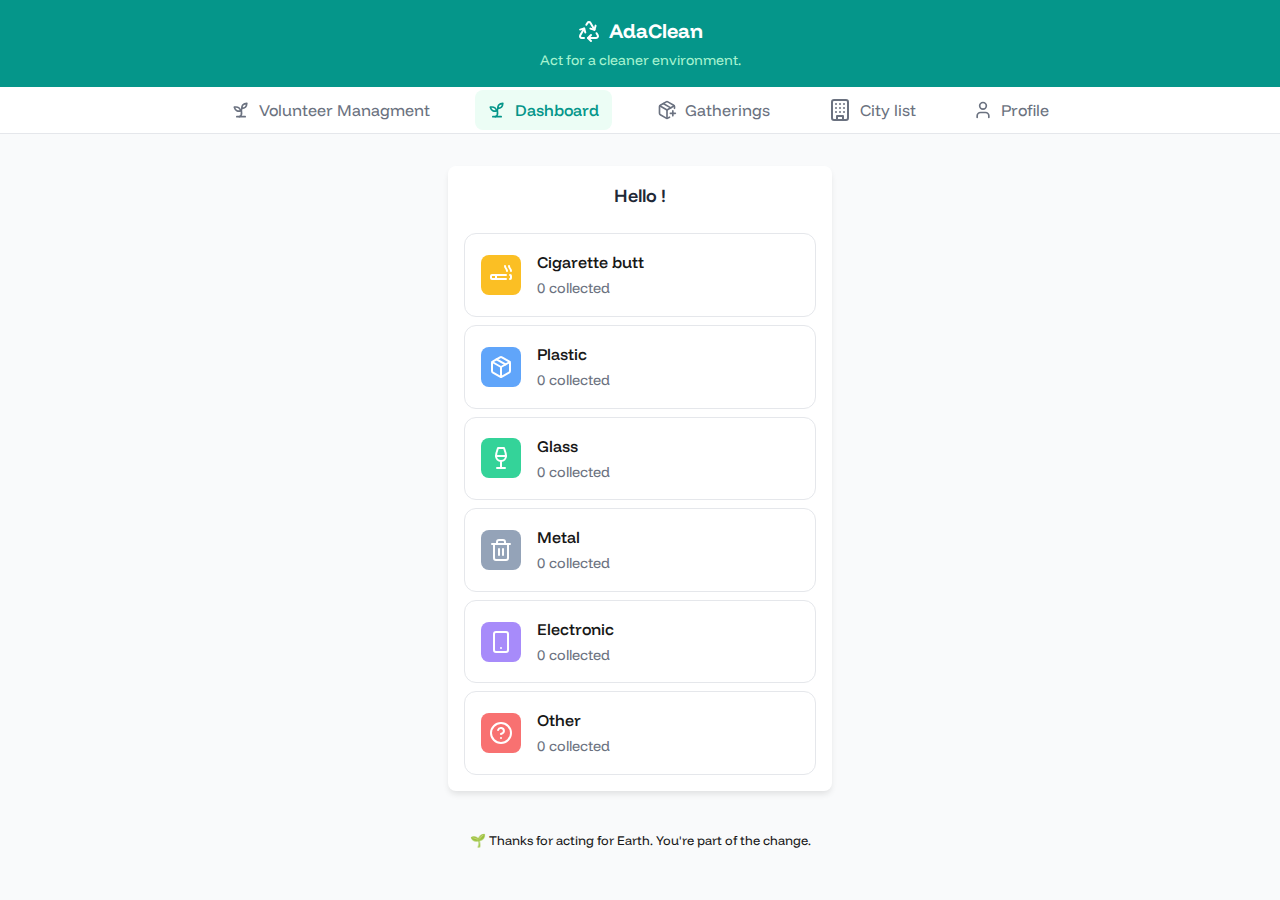
<file: index.html>
<!DOCTYPE html>
<html lang="en">

<head>
    <meta charset="UTF-8">
    <meta name="viewport" content="width=device-width, initial-scale=1.0">
    <title>AdaClean</title>
    <link rel="stylesheet" href="output.css">
    <script defer src="script.js"></script>
    <link rel="preconnect" href="https://fonts.googleapis.com">
    <link rel="preconnect" href="https://fonts.gstatic.com" crossorigin>
    <link href="https://fonts.googleapis.com/css2?family=Funnel+Display:wght@300..800&display=swap" rel="stylesheet">
</head>

<body>
    <div class="app-container">
        <header class="header">
            <div class="header-content">
                <svg class="lucide lucide-recycle" xmlns="http://www.w3.org/2000/svg" width="24" height="24"
                    viewBox="0 0 24 24" fill="none" stroke="currentColor" stroke-width="2" stroke-linecap="round"
                    stroke-linejoin="round" aria-hidden="true">
                    <path d="M7 19H4.815a1.83 1.83 0 0 1-1.57-.881 1.785 1.785 0 0 1-.004-1.784L7.196 9.5"></path>
                    <path d="M11 19h8.203a1.83 1.83 0 0 0 1.556-.89 1.784 1.784 0 0 0 0-1.775l-1.226-2.12"></path>
                    <path d="m14 16-3 3 3 3"></path>
                    <path d="M8.293 13.596 7.196 9.5 3.1 10.598"></path>
                    <path d="m9.344 5.811 1.093-1.892A1.83 1.83 0 0 1 11.985 3a1.784 1.784 0 0 1 1.546.888l3.943 6.843">
                    </path>
                    <path d="m13.378 9.633 4.096 1.098 1.097-4.096"></path>
                </svg>
                <h1 class="header-title">AdaClean</h1>
            </div>
            <p class="header-subtitle">Act for a cleaner environment.</p>
        </header>
        <div>
            <nav class="navbar">
                <div class="navbar-container">
                    <a class="navbar-link" href="/manage_volunteer.html"><svg xmlns="http://www.w3.org/2000/svg"
                            width="20" height="20" viewBox="0 0 24 24" fill="none" stroke="currentColor"
                            stroke-width="2" stroke-linecap="round" stroke-linejoin="round" class="lucide lucide-sprout"
                            aria-hidden="true">
                            <path d="M7 20h10"></path>
                            <path d="M10 20c5.5-2.5.8-6.4 3-10"></path>
                            <path
                                d="M9.5 9.4c1.1.8 1.8 2.2 2.3 3.7-2 .4-3.5.4-4.8-.3-1.2-.6-2.3-1.9-3-4.2 2.8-.5 4.4 0 5.5.8z">
                            </path>
                            <path
                                d="M14.1 6a7 7 0 0 0-1.1 4c1.9-.1 3.3-.6 4.3-1.4 1-1 1.6-2.3 1.7-4.6-2.7.1-4 1-4.9 2z">
                            </path>
                        </svg><span>Volunteer Managment</span></a>
                    <a id="dashboard" class="navbar-link active" href="/index.html">
                        <svg class="lucide lucide-sprout" xmlns="http://www.w3.org/2000/svg" width="20" height="20"
                            viewBox="0 0 24 24" fill="none" stroke="currentColor" stroke-width="2"
                            stroke-linecap="round" stroke-linejoin="round" aria-hidden="true" href="/">
                            <path d="M7 20h10"></path>
                            <path d="M10 20c5.5-2.5.8-6.4 3-10"></path>
                            <path
                                d="M9.5 9.4c1.1.8 1.8 2.2 2.3 3.7-2 .4-3.5.4-4.8-.3-1.2-.6-2.3-1.9-3-4.2 2.8-.5 4.4 0 5.5.8z">
                            </path>
                            <path
                                d="M14.1 6a7 7 0 0 0-1.1 4c1.9-.1 3.3-.6 4.3-1.4 1-1 1.6-2.3 1.7-4.6-2.7.1-4 1-4.9 2z">
                            </path>
                        </svg>
                        <span>Dashboard</span>
                    </a>
                    <a id="gatherings" class="navbar-link" href="/share_action.html">
                        <svg xmlns="http://www.w3.org/2000/svg" width="20" height="20" viewBox="0 0 24 24" fill="none"
                            stroke="currentColor" stroke-width="2" stroke-linecap="round" stroke-linejoin="round"
                            class="lucide lucide-package-plus" aria-hidden="true">
                            <path d="M16 16h6"></path>
                            <path d="M19 13v6"></path>
                            <path
                                d="M21 10V8a2 2 0 0 0-1-1.73l-7-4a2 2 0 0 0-2 0l-7 4A2 2 0 0 0 3 8v8a2 2 0 0 0 1 1.73l7 4a2 2 0 0 0 2 0l2-1.14">
                            </path>
                            <path d="m7.5 4.27 9 5.15"></path>
                            <polyline points="3.29 7 12 12 20.71 7"></polyline>
                            <line x1="12" x2="12" y1="22" y2="12"></line>
                        </svg>
                        <span>Gatherings</span>
                    </a>
                    <a id="cities" class="navbar-link" href="/city_list.html">
                        <svg xmlns="http://www.w3.org/2000/svg" width="24" height="24" viewBox="0 0 24 24" fill="none"
                            stroke="currentColor" stroke-width="2" stroke-linecap="round" stroke-linejoin="round"
                            class="lucide lucide-building-icon lucide-building">
                            <rect width="16" height="20" x="4" y="2" rx="2" ry="2" />
                            <path d="M9 22v-4h6v4" />
                            <path d="M8 6h.01" />
                            <path d="M16 6h.01" />
                            <path d="M12 6h.01" />
                            <path d="M12 10h.01" />
                            <path d="M12 14h.01" />
                            <path d="M16 10h.01" />
                            <path d="M16 14h.01" />
                            <path d="M8 10h.01" />
                            <path d="M8 14h.01" />
                        </svg>
                        <span>City list</span>
                    </a>
                    <a id="profile" class="navbar-link " href="/profile.html">
                        <svg xmlns="http://www.w3.org/2000/svg" width="20" height="20" viewBox="0 0 24 24" fill="none"
                            stroke="currentColor" stroke-width="2" stroke-linecap="round" stroke-linejoin="round"
                            class="lucide lucide-user" aria-hidden="true">
                            <path d="M19 21v-2a4 4 0 0 0-4-4H9a4 4 0 0 0-4 4v2"></path>
                            <circle cx="12" cy="7" r="4"></circle>
                        </svg>
                        <span>Profile</span>
                    </a>
                </div>
            </nav>
            <div class="main-content">
                <div class="card">
                    <div class="dashboard-header">
                        <h2 class="card-header">Hello !</h2>
                    </div>
                    <div class="waste-grid">
                        <div class="waste-card">
                            <div class="waste-icon" style="background-color: rgb(251, 191, 36);">
                                <svg xmlns="http://www.w3.org/2000/svg" width="24" height="24" viewBox="0 0 24 24"
                                    fill="none" stroke="currentColor" stroke-width="2" stroke-linecap="round"
                                    stroke-linejoin="round" class="lucide lucide-cigarette" aria-hidden="true">
                                    <path d="M17 12H3a1 1 0 0 0-1 1v2a1 1 0 0 0 1 1h14"></path>
                                    <path d="M18 8c0-2.5-2-2.5-2-5"></path>
                                    <path d="M21 16a1 1 0 0 0 1-1v-2a1 1 0 0 0-1-1"></path>
                                    <path d="M22 8c0-2.5-2-2.5-2-5"></path>
                                    <path d="M7 12v4"></path>
                                </svg>
                            </div>
                            <div class="waste-info">
                                <h3>Cigarette butt</h3>
                                <p class="waste-count">0 collected</p>
                            </div>
                        </div>
                        <div class="waste-card">
                            <div class="waste-icon" style="background-color: rgb(96, 165, 250);">
                                <svg xmlns="http://www.w3.org/2000/svg" width="24" height="24" viewBox="0 0 24 24"
                                    fill="none" stroke="currentColor" stroke-width="2" stroke-linecap="round"
                                    stroke-linejoin="round" class="lucide lucide-package" aria-hidden="true">
                                    <path
                                        d="M11 21.73a2 2 0 0 0 2 0l7-4A2 2 0 0 0 21 16V8a2 2 0 0 0-1-1.73l-7-4a2 2 0 0 0-2 0l-7 4A2 2 0 0 0 3 8v8a2 2 0 0 0 1 1.73z">
                                    </path>
                                    <path d="M12 22V12"></path>
                                    <polyline points="3.29 7 12 12 20.71 7"></polyline>
                                    <path d="m7.5 4.27 9 5.15"></path>
                                </svg>
                            </div>
                            <div class="waste-info">
                                <h3>Plastic</h3>
                                <p class="waste-count">0 collected</p>
                            </div>
                        </div>
                        <div class="waste-card">
                            <div class="waste-icon" style="background-color: rgb(52, 211, 153);">
                                <svg xmlns="http://www.w3.org/2000/svg" width="24" height="24" viewBox="0 0 24 24"
                                    fill="none" stroke="currentColor" stroke-width="2" stroke-linecap="round"
                                    stroke-linejoin="round" class="lucide lucide-wine" aria-hidden="true">
                                    <path d="M8 22h8"></path>
                                    <path d="M7 10h10"></path>
                                    <path d="M12 15v7"></path>
                                    <path d="M12 15a5 5 0 0 0 5-5c0-2-.5-4-2-8H9c-1.5 4-2 6-2 8a5 5 0 0 0 5 5Z"></path>
                                </svg>
                            </div>
                            <div class="waste-info">
                                <h3>Glass</h3>
                                <p class="waste-count">0 collected</p>
                            </div>
                        </div>
                        <div class="waste-card">
                            <div class="waste-icon" style="background-color: rgb(148, 163, 184);">
                                <svg xmlns="http://www.w3.org/2000/svg" width="24" height="24" viewBox="0 0 24 24"
                                    fill="none" stroke="currentColor" stroke-width="2" stroke-linecap="round"
                                    stroke-linejoin="round" class="lucide lucide-trash2 lucide-trash-2"
                                    aria-hidden="true">
                                    <path d="M3 6h18"></path>
                                    <path d="M19 6v14c0 1-1 2-2 2H7c-1 0-2-1-2-2V6"></path>
                                    <path d="M8 6V4c0-1 1-2 2-2h4c1 0 2 1 2 2v2"></path>
                                    <line x1="10" x2="10" y1="11" y2="17"></line>
                                    <line x1="14" x2="14" y1="11" y2="17"></line>
                                </svg>
                            </div>
                            <div class="waste-info">
                                <h3>Metal</h3>
                                <p class="waste-count">0 collected</p>
                            </div>
                        </div>
                        <div class="waste-card">
                            <div class="waste-icon" style="background-color: rgb(167, 139, 250);">
                                <svg xmlns="http://www.w3.org/2000/svg" width="24" height="24" viewBox="0 0 24 24"
                                    fill="none" stroke="currentColor" stroke-width="2" stroke-linecap="round"
                                    stroke-linejoin="round" class="lucide lucide-smartphone" aria-hidden="true">
                                    <rect width="14" height="20" x="5" y="2" rx="2" ry="2"></rect>
                                    <path d="M12 18h.01"></path>
                                </svg>
                            </div>
                            <div class="waste-info">
                                <h3>Electronic</h3>
                                <p class="waste-count">0 collected</p>
                            </div>
                        </div>
                        <div class="waste-card">
                            <div class="waste-icon" style="background-color: rgb(248, 113, 113);"><svg
                                    xmlns="http://www.w3.org/2000/svg" width="24" height="24" viewBox="0 0 24 24"
                                    fill="none" stroke="currentColor" stroke-width="2" stroke-linecap="round"
                                    stroke-linejoin="round" class="lucide lucide-circle-help" aria-hidden="true">
                                    <circle cx="12" cy="12" r="10"></circle>
                                    <path d="M9.09 9a3 3 0 0 1 5.83 1c0 2-3 3-3 3"></path>
                                    <path d="M12 17h.01"></path>
                                </svg></div>
                            <div class="waste-info">
                                <h3>Other</h3>
                                <p class="waste-count">0 collected</p>
                            </div>
                        </div>
                    </div>
                </div>
            </div>
        </div>
        <footer>
            <p class="info-text">🌱 Thanks for acting for Earth. You're part of the change.</p>
        </footer>
    </div>
    <next-route-announcer style="position: absolute;"></next-route-announcer>
</body>

</html>
</file>
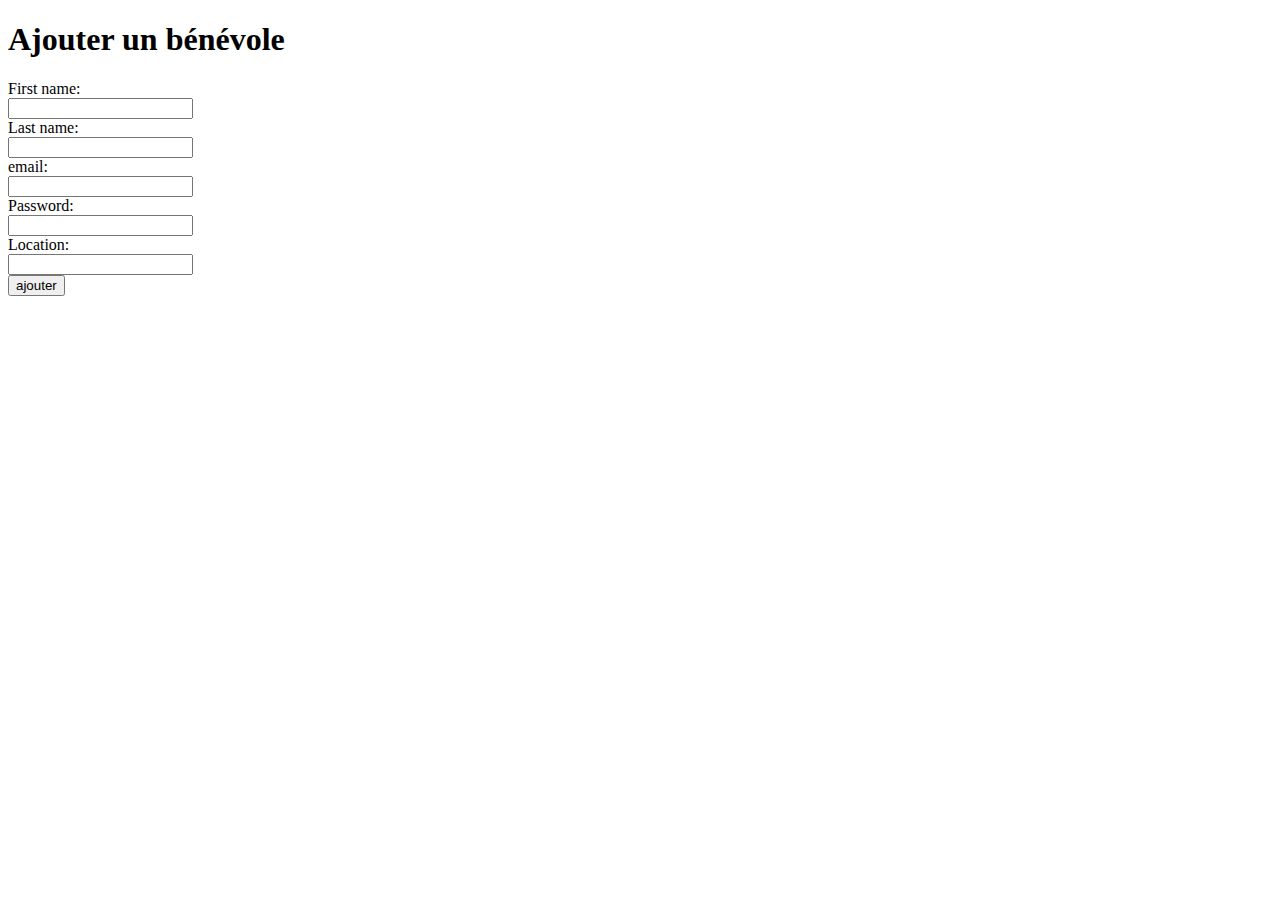
<file: addVolunteer.html>
<!DOCTYPE html>
<html lang="en">

<head>
    <meta charset="UTF-8">
    <meta name="viewport" content="width=device-width, initial-scale=1.0">
    <title>Document</title>
    <script defer src="addVolunteer.js"></script>
</head>

<body>

    <H1>Ajouter un bénévole</H1>
    <div>
        <form>
            <label for="fname">First name:</label><br>
            <input type="text" id="fname" name="fname"><br>
            <label for="lname">Last name:</label><br>
            <input type="text" id="lname" name="lname"> <br>
            <label for="fname">email:</label><br>
            <input type="text" id="email" name="email"><br>
            <label for="fname">Password:</label><br>
            <input type="text" id="Password" name="Password"><br>
            <label for="fname">Location:</label><br>
            <input type="text" id="Location" name="Location"><br>
            
        </form>


        <button id="add">ajouter</button>


    </div>

</body>

</html>
</file>
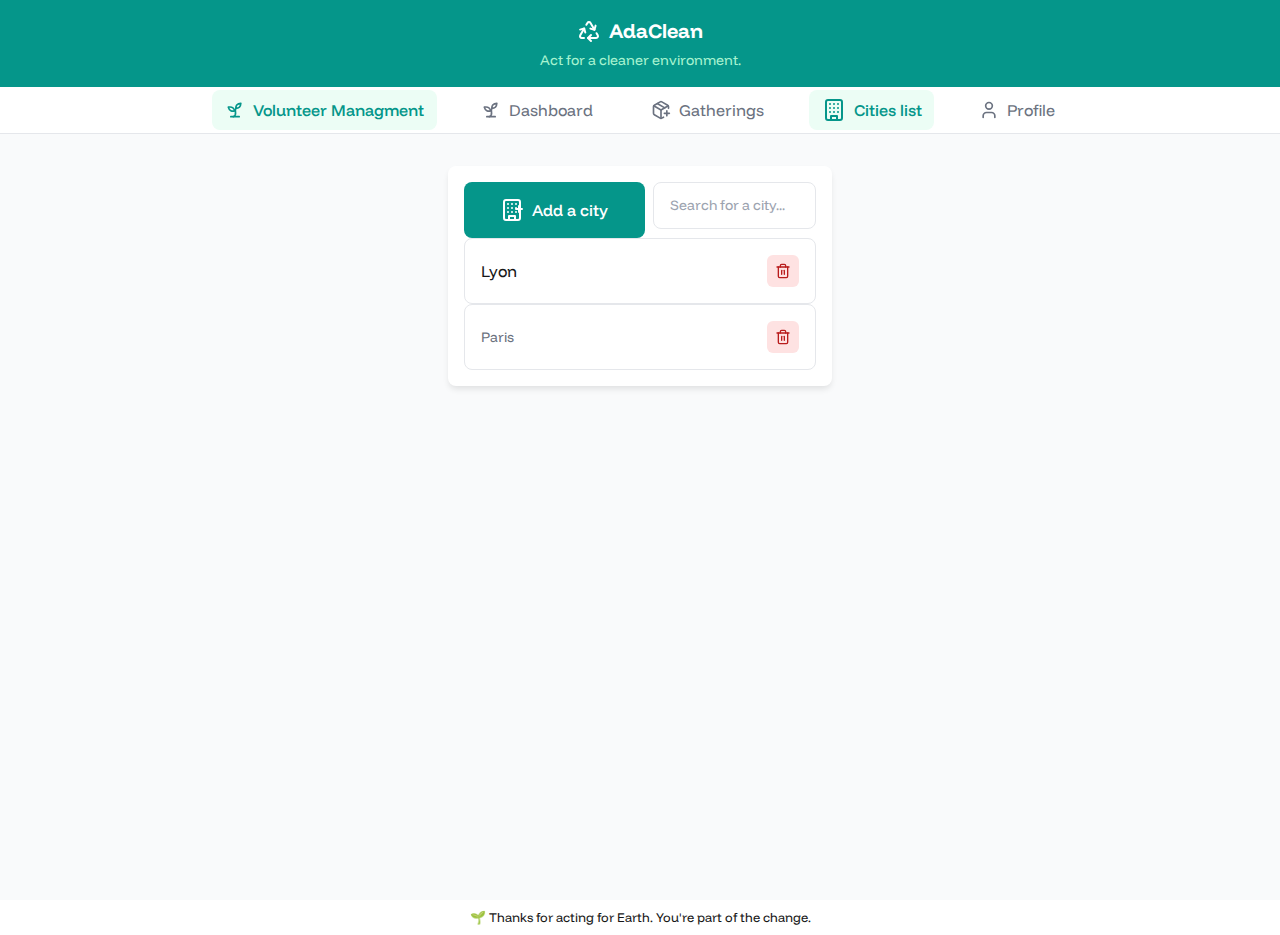
<file: city_list.html>
<!DOCTYPE html>
<html lang="en">

<head>
    <meta charset="UTF-8">
    <meta name="viewport" content="width=device-width, initial-scale=1.0">
    <title>AdaClean</title>
    <link rel="stylesheet" href="output.css">
    <script defer src="script.js"></script>
    <link rel="preconnect" href="https://fonts.googleapis.com">
    <link rel="preconnect" href="https://fonts.gstatic.com" crossorigin>
    <link href="https://fonts.googleapis.com/css2?family=Funnel+Display:wght@300..800&display=swap" rel="stylesheet">
</head>

<body>
    <div class="app-container">
        <header class="header">
            <div class="header-content">
                <svg class="lucide lucide-recycle" xmlns="http://www.w3.org/2000/svg" width="24" height="24"
                    viewBox="0 0 24 24" fill="none" stroke="currentColor" stroke-width="2" stroke-linecap="round"
                    stroke-linejoin="round" aria-hidden="true">
                    <path d="M7 19H4.815a1.83 1.83 0 0 1-1.57-.881 1.785 1.785 0 0 1-.004-1.784L7.196 9.5"></path>
                    <path d="M11 19h8.203a1.83 1.83 0 0 0 1.556-.89 1.784 1.784 0 0 0 0-1.775l-1.226-2.12"></path>
                    <path d="m14 16-3 3 3 3"></path>
                    <path d="M8.293 13.596 7.196 9.5 3.1 10.598"></path>
                    <path d="m9.344 5.811 1.093-1.892A1.83 1.83 0 0 1 11.985 3a1.784 1.784 0 0 1 1.546.888l3.943 6.843">
                    </path>
                    <path d="m13.378 9.633 4.096 1.098 1.097-4.096"></path>
                </svg>
                <h1 class="header-title">AdaClean</h1>
            </div>
            <p class="header-subtitle">Act for a cleaner environment.</p>
        </header>
        <div>
            <nav class="navbar">
                <div class="navbar-container">
                    <a class="navbar-link active" href="/manage-volunteer.html"><svg xmlns="http://www.w3.org/2000/svg"
                            width="20" height="20" viewBox="0 0 24 24" fill="none" stroke="currentColor"
                            stroke-width="2" stroke-linecap="round" stroke-linejoin="round" class="lucide lucide-sprout"
                            aria-hidden="true">
                            <path d="M7 20h10"></path>
                            <path d="M10 20c5.5-2.5.8-6.4 3-10"></path>
                            <path
                                d="M9.5 9.4c1.1.8 1.8 2.2 2.3 3.7-2 .4-3.5.4-4.8-.3-1.2-.6-2.3-1.9-3-4.2 2.8-.5 4.4 0 5.5.8z">
                            </path>
                            <path
                                d="M14.1 6a7 7 0 0 0-1.1 4c1.9-.1 3.3-.6 4.3-1.4 1-1 1.6-2.3 1.7-4.6-2.7.1-4 1-4.9 2z">
                            </path>
                        </svg><span>Volunteer Managment</span></a>
                    <a id="dashboard" class="navbar-link" href="/index.html">
                        <svg class="lucide lucide-sprout" xmlns="http://www.w3.org/2000/svg" width="20" height="20"
                            viewBox="0 0 24 24" fill="none" stroke="currentColor" stroke-width="2"
                            stroke-linecap="round" stroke-linejoin="round" aria-hidden="true" href="/">
                            <path d="M7 20h10"></path>
                            <path d="M10 20c5.5-2.5.8-6.4 3-10"></path>
                            <path
                                d="M9.5 9.4c1.1.8 1.8 2.2 2.3 3.7-2 .4-3.5.4-4.8-.3-1.2-.6-2.3-1.9-3-4.2 2.8-.5 4.4 0 5.5.8z">
                            </path>
                            <path
                                d="M14.1 6a7 7 0 0 0-1.1 4c1.9-.1 3.3-.6 4.3-1.4 1-1 1.6-2.3 1.7-4.6-2.7.1-4 1-4.9 2z">
                            </path>
                        </svg>
                        <span>Dashboard</span>
                    </a>
                    <a id="gatherings" class="navbar-link" href="/share_action.html">
                        <svg xmlns="http://www.w3.org/2000/svg" width="20" height="20" viewBox="0 0 24 24" fill="none"
                            stroke="currentColor" stroke-width="2" stroke-linecap="round" stroke-linejoin="round"
                            class="lucide lucide-package-plus" aria-hidden="true">
                            <path d="M16 16h6"></path>
                            <path d="M19 13v6"></path>
                            <path
                                d="M21 10V8a2 2 0 0 0-1-1.73l-7-4a2 2 0 0 0-2 0l-7 4A2 2 0 0 0 3 8v8a2 2 0 0 0 1 1.73l7 4a2 2 0 0 0 2 0l2-1.14">
                            </path>
                            <path d="m7.5 4.27 9 5.15"></path>
                            <polyline points="3.29 7 12 12 20.71 7"></polyline>
                            <line x1="12" x2="12" y1="22" y2="12"></line>
                        </svg>
                        <span>Gatherings</span>
                    </a>
                    <a id="cities" class="navbar-link active" href="/city_list.html">
                        <svg xmlns="http://www.w3.org/2000/svg" width="24" height="24" viewBox="0 0 24 24" fill="none"
                            stroke="currentColor" stroke-width="2" stroke-linecap="round" stroke-linejoin="round"
                            class="lucide lucide-building-icon lucide-building">
                            <rect width="16" height="20" x="4" y="2" rx="2" ry="2" />
                            <path d="M9 22v-4h6v4" />
                            <path d="M8 6h.01" />
                            <path d="M16 6h.01" />
                            <path d="M12 6h.01" />
                            <path d="M12 10h.01" />
                            <path d="M12 14h.01" />
                            <path d="M16 10h.01" />
                            <path d="M16 14h.01" />
                            <path d="M8 10h.01" />
                            <path d="M8 14h.01" />
                        </svg>
                        <span>Cities list</span>
                    </a>
                    <a id="profile" class="navbar-link " href="/profile.html">
                        <svg xmlns="http://www.w3.org/2000/svg" width="20" height="20" viewBox="0 0 24 24" fill="none"
                            stroke="currentColor" stroke-width="2" stroke-linecap="round" stroke-linejoin="round"
                            class="lucide lucide-user" aria-hidden="true">
                            <path d="M19 21v-2a4 4 0 0 0-4-4H9a4 4 0 0 0-4 4v2"></path>
                            <circle cx="12" cy="7" r="4"></circle>
                        </svg>
                        <span>Profile</span>
                    </a>
                </div>
            </nav>
            <main class="main-content">
                <div class="card">
                    <div class="volunteer-actions"><button class="submit-btn"><svg xmlns="http://www.w3.org/2000/svg"
                            width="24" height="24" viewBox="0 0 24 24" fill="none" stroke="currentColor"
                            stroke-width="2" stroke-linecap="round" stroke-linejoin="round"
                            class="lucide lucide-building-icon lucide-building">
                            <rect width="16" height="20" x="4" y="2" rx="2" ry="2" />
                            <path d="M9 22v-4h6v4" />
                            <path d="M8 6h.01" />
                            <path d="M16 6h.01" />
                            <path d="M12 6h.01" />
                            <path d="M12 10h.01" />
                            <path d="M12 14h.01" />
                            <path d="M16 10h.01" />
                            <path d="M16 14h.01" />
                            <path d="M8 10h.01" />
                            <path d="M8 14h.01" />
                            <line x1="19" x2="19" y1="8" y2="14"></line>
                            <line x1="22" x2="16" y1="11" y2="11"></line>
                            </svg>Add a city
                        </button>
                        <div class="search-filters">
                            <div class="search-container"><input type="text" placeholder="Search for a city..."
                                    class="search-input" value="">
                                </div>
                            </div>
                        </div>
                        <div class="volunteer-list">
                            <div class="volunteer-item">
                                <div class="city-info">
                                    <p>Lyon</p>
                                </div>
                                <div class="volunteer-actions"><button class="action-btn delete-btn"><svg
                                    xmlns="http://www.w3.org/2000/svg" width="16" height="16" viewBox="0 0 24 24"
                                    fill="none" stroke="currentColor" stroke-width="2" stroke-linecap="round"
                                    stroke-linejoin="round" class="lucide lucide-trash2 lucide-trash-2"
                                    aria-hidden="true">
                                    <path d="M3 6h18"></path>
                                    <path d="M19 6v14c0 1-1 2-2 2H7c-1 0-2-1-2-2V6"></path>
                                    <path d="M8 6V4c0-1 1-2 2-2h4c1 0 2 1 2 2v2"></path>
                                    <line x1="10" x2="10" y1="11" y2="17"></line>
                                    <line x1="14" x2="14" y1="11" y2="17"></line>
                                </svg></button></div>
                            </div>
                            <div class="volunteer-item">
                                <div class="volunteer-info">
                                    <p>Paris</p>
                                </div>
                                <div class="volunteer-actions"><button class="action-btn delete-btn"><svg
                                    xmlns="http://www.w3.org/2000/svg" width="16" height="16" viewBox="0 0 24 24"
                                    fill="none" stroke="currentColor" stroke-width="2" stroke-linecap="round"
                                    stroke-linejoin="round" class="lucide lucide-trash2 lucide-trash-2"
                                    aria-hidden="true">
                                    <path d="M3 6h18"></path>
                                    <path d="M19 6v14c0 1-1 2-2 2H7c-1 0-2-1-2-2V6"></path>
                                    <path d="M8 6V4c0-1 1-2 2-2h4c1 0 2 1 2 2v2"></path>
                                    <line x1="10" x2="10" y1="11" y2="17"></line>
                                    <line x1="14" x2="14" y1="11" y2="17"></line>
                                </svg>
                            </button>
                        </div>
                    </div>
                </div>
            </div>
            </main>
        </div>
    </div>
    <footer>
        <p class="info-text">🌱 Thanks for acting for Earth. You're part of the change.</p>
    </footer>
    </div>
    <next-route-announcer style="position: absolute;"></next-route-announcer>
</body>

</html>
</file>
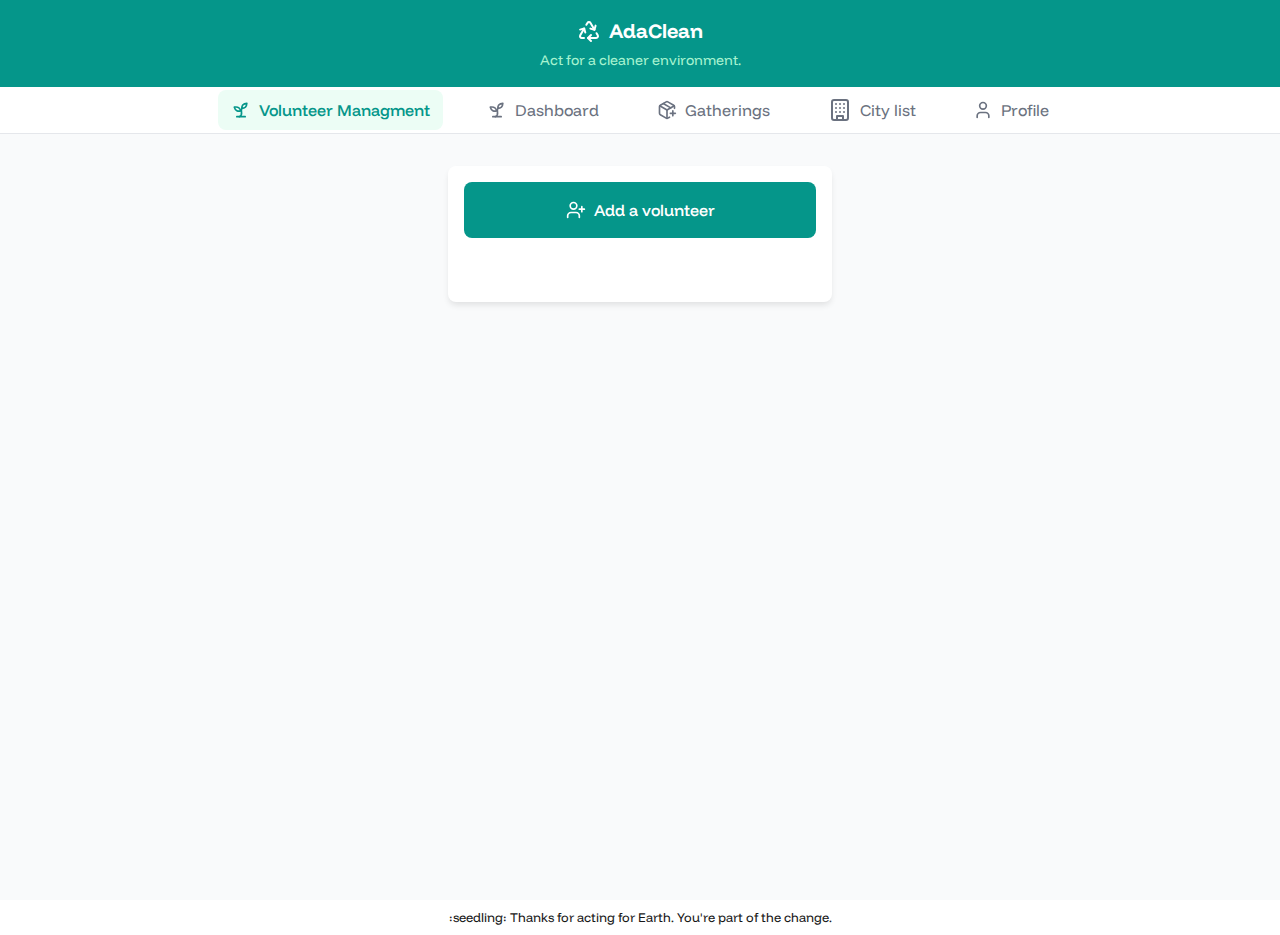
<file: manage_volunteer.html>
<!DOCTYPE html>
<html lang="en">
<head>
    <meta charset="UTF-8">
    <meta name="viewport" content="width=device-width, initial-scale=1.0">
    <title>AdaClean</title>
    <link rel="stylesheet" href="output.css">
    <script defer src="manage_volunteer.js"></script>
    <link rel="preconnect" href="https://fonts.googleapis.com">
    <link rel="preconnect" href="https://fonts.gstatic.com" crossorigin>
    <link href="https://fonts.googleapis.com/css2?family=Funnel+Display:wght@300..800&display=swap" rel="stylesheet">
</head>
<body>
    <div class="app-container" id="app-container">
        <header class="header">
            <div class="header-content">
                <svg class="lucide lucide-recycle" xmlns="http://www.w3.org/2000/svg" width="24" height="24"
                    viewBox="0 0 24 24" fill="none" stroke="currentColor" stroke-width="2" stroke-linecap="round"
                    stroke-linejoin="round" aria-hidden="true">
                    <path d="M7 19H4.815a1.83 1.83 0 0 1-1.57-.881 1.785 1.785 0 0 1-.004-1.784L7.196 9.5"></path>
                    <path d="M11 19h8.203a1.83 1.83 0 0 0 1.556-.89 1.784 1.784 0 0 0 0-1.775l-1.226-2.12"></path>
                    <path d="m14 16-3 3 3 3"></path>
                    <path d="M8.293 13.596 7.196 9.5 3.1 10.598"></path>
                    <path d="m9.344 5.811 1.093-1.892A1.83 1.83 0 0 1 11.985 3a1.784 1.784 0 0 1 1.546.888l3.943 6.843">
                    </path>
                    <path d="m13.378 9.633 4.096 1.098 1.097-4.096"></path>
                </svg>
                <h1 class="header-title">AdaClean</h1>
            </div>
            <p class="header-subtitle">Act for a cleaner environment.</p>
        </header>
        <div>
            <nav class="navbar">
                <div class="navbar-container">
                    <a class="navbar-link active" href="/manage_volunteer.html"><svg xmlns="http://www.w3.org/2000/svg"
                            width="20" height="20" viewBox="0 0 24 24" fill="none" stroke="currentColor"
                            stroke-width="2" stroke-linecap="round" stroke-linejoin="round" class="lucide lucide-sprout"
                            aria-hidden="true">
                            <path d="M7 20h10"></path>
                            <path d="M10 20c5.5-2.5.8-6.4 3-10"></path>
                            <path
                                d="M9.5 9.4c1.1.8 1.8 2.2 2.3 3.7-2 .4-3.5.4-4.8-.3-1.2-.6-2.3-1.9-3-4.2 2.8-.5 4.4 0 5.5.8z">
                            </path>
                            <path
                                d="M14.1 6a7 7 0 0 0-1.1 4c1.9-.1 3.3-.6 4.3-1.4 1-1 1.6-2.3 1.7-4.6-2.7.1-4 1-4.9 2z">
                            </path>
                        </svg><span>Volunteer Managment</span></a>
                    <a id="dashboard" class="navbar-link" href="/index.html">
                        <svg class="lucide lucide-sprout" xmlns="http://www.w3.org/2000/svg" width="20" height="20"
                            viewBox="0 0 24 24" fill="none" stroke="currentColor" stroke-width="2"
                            stroke-linecap="round" stroke-linejoin="round" aria-hidden="true" href="/">
                            <path d="M7 20h10"></path>
                            <path d="M10 20c5.5-2.5.8-6.4 3-10"></path>
                            <path
                                d="M9.5 9.4c1.1.8 1.8 2.2 2.3 3.7-2 .4-3.5.4-4.8-.3-1.2-.6-2.3-1.9-3-4.2 2.8-.5 4.4 0 5.5.8z">
                            </path>
                            <path
                                d="M14.1 6a7 7 0 0 0-1.1 4c1.9-.1 3.3-.6 4.3-1.4 1-1 1.6-2.3 1.7-4.6-2.7.1-4 1-4.9 2z">
                            </path>
                        </svg>
                        <span>Dashboard</span>
                    </a>
                    <a id="gatherings" class="navbar-link" href="/share_action.html">
                        <svg xmlns="http://www.w3.org/2000/svg" width="20" height="20" viewBox="0 0 24 24" fill="none"
                            stroke="currentColor" stroke-width="2" stroke-linecap="round" stroke-linejoin="round"
                            class="lucide lucide-package-plus" aria-hidden="true">
                            <path d="M16 16h6"></path>
                            <path d="M19 13v6"></path>
                            <path
                                d="M21 10V8a2 2 0 0 0-1-1.73l-7-4a2 2 0 0 0-2 0l-7 4A2 2 0 0 0 3 8v8a2 2 0 0 0 1 1.73l7 4a2 2 0 0 0 2 0l2-1.14">
                            </path>
                            <path d="m7.5 4.27 9 5.15"></path>
                            <polyline points="3.29 7 12 12 20.71 7"></polyline>
                            <line x1="12" x2="12" y1="22" y2="12"></line>
                        </svg>
                        <span>Gatherings</span>
                    </a>
                    <a id="cities" class="navbar-link" href="/city_list.html">
                        <svg xmlns="http://www.w3.org/2000/svg" width="24" height="24" viewBox="0 0 24 24" fill="none"
                            stroke="currentColor" stroke-width="2" stroke-linecap="round" stroke-linejoin="round"
                            class="lucide lucide-building-icon lucide-building">
                            <rect width="16" height="20" x="4" y="2" rx="2" ry="2" />
                            <path d="M9 22v-4h6v4" />
                            <path d="M8 6h.01" />
                            <path d="M16 6h.01" />
                            <path d="M12 6h.01" />
                            <path d="M12 10h.01" />
                            <path d="M12 14h.01" />
                            <path d="M16 10h.01" />
                            <path d="M16 14h.01" />
                            <path d="M8 10h.01" />
                            <path d="M8 14h.01" />
                        </svg>
                        <span>City list</span>
                    </a>
                    <a id="profile" class="navbar-link " href="/profile.html">
                        <svg xmlns="http://www.w3.org/2000/svg" width="20" height="20" viewBox="0 0 24 24" fill="none"
                            stroke="currentColor" stroke-width="2" stroke-linecap="round" stroke-linejoin="round"
                            class="lucide lucide-user" aria-hidden="true">
                            <path d="M19 21v-2a4 4 0 0 0-4-4H9a4 4 0 0 0-4 4v2"></path>
                            <circle cx="12" cy="7" r="4"></circle>
                        </svg>
                        <span>Profile</span>
                    </a>
                </div>
            </nav>
            <main class="main-content">
                <div id="card" class="card">
                    <div class="volunteers-actions">
                        <button id="addVolunteer" class="submit-btn"><svg xmlns="http://www.w3.org/2000/svg" width="20"
                                height="20" viewBox="0 0 24 24" fill="none" stroke="currentColor" stroke-width="2"
                                stroke-linecap="round" stroke-linejoin="round" class="lucide lucide-user-plus"
                                aria-hidden="true">
                                <path d="M16 21v-2a4 4 0 0 0-4-4H6a4 4 0 0 0-4 4v2"></path>
                                <circle cx="9" cy="7" r="4"></circle>
                                <line x1="19" x2="19" y1="8" y2="14"></line>
                                <line x1="22" x2="16" y1="11" y2="11"></line>
                            </svg>Add a volunteer</button>
                                <div id="container"></div>
                        </div>
                    </div>
                </div>
            </main>
            <div class="modal-overlay" id="modal">
                <div class="modal">
                    <h3>Add a volunteer</h3>
                    <form class="form-container">
                        <div><label class="form-label">First Name</label><input id="fname" required="" type="text"
                                value="">
                        </div>
                        <div><label class="form-label">Last name</label><input id="lname" required="" type="text"
                                value="">
                        </div>
                        <div><label class="form-label">Email</label><input id="email" required="" type="email" value="">
                        </div>
                        <div><label class="form-label">Password</label><input id="password" required="" type="password"
                                value="">
                        </div>
                        <div><label class="form-label">City</label><input id="location" required="" type="text"
                                value="">
                        </div>
                        <div class="modal-actions">
                            <button type="submit" class="submit-btn" id="add">Add</button>
                            <button type="button" class="submit-btn" id="cancel"
                                style="background-color: rgb(107, 114, 128);">Cancel</button>
                        </div>
                    </form>
                </div>
            </div>
             <div class="modal-overlay" id="editModal">
                <div class="modal">
                    <h3>Add a volunteer</h3>
                    <form class="form-container">
                        <div><label class="form-label">First Name</label><input id="fname" required="" type="text"
                                value="">
                        </div>
                        <div><label class="form-label">Last name</label><input id="lname" required="" type="text"
                                value="">
                        </div>
                        <div><label class="form-label">Email</label><input id="email" required="" type="email" value="">
                        </div>
                        <div><label class="form-label">Password</label><input id="password" required="" type="password"
                                value="">
                        </div>
                        <div><label class="form-label">City</label><input id="location" required="" type="text"
                                value="">
                        </div>
                        <div class="modal-actions">
                            <button type="submit" class="submit-btn" id="edit">Edit</button>
                            <button type="button" class="submit-btn" id="editCancel"
                                style="background-color: rgb(107, 114, 128);">Cancel</button>
                        </div>
                    </form>
                </div>
            </div>
        </div>
    </div>
    <footer>
        <p class="info-text">:seedling: Thanks for acting for Earth. You're part of the change.</p>
    </footer>
    </div>
    <next-route-announcer style="position: absolute;"></next-route-announcer>
</body>
</html>
</file>
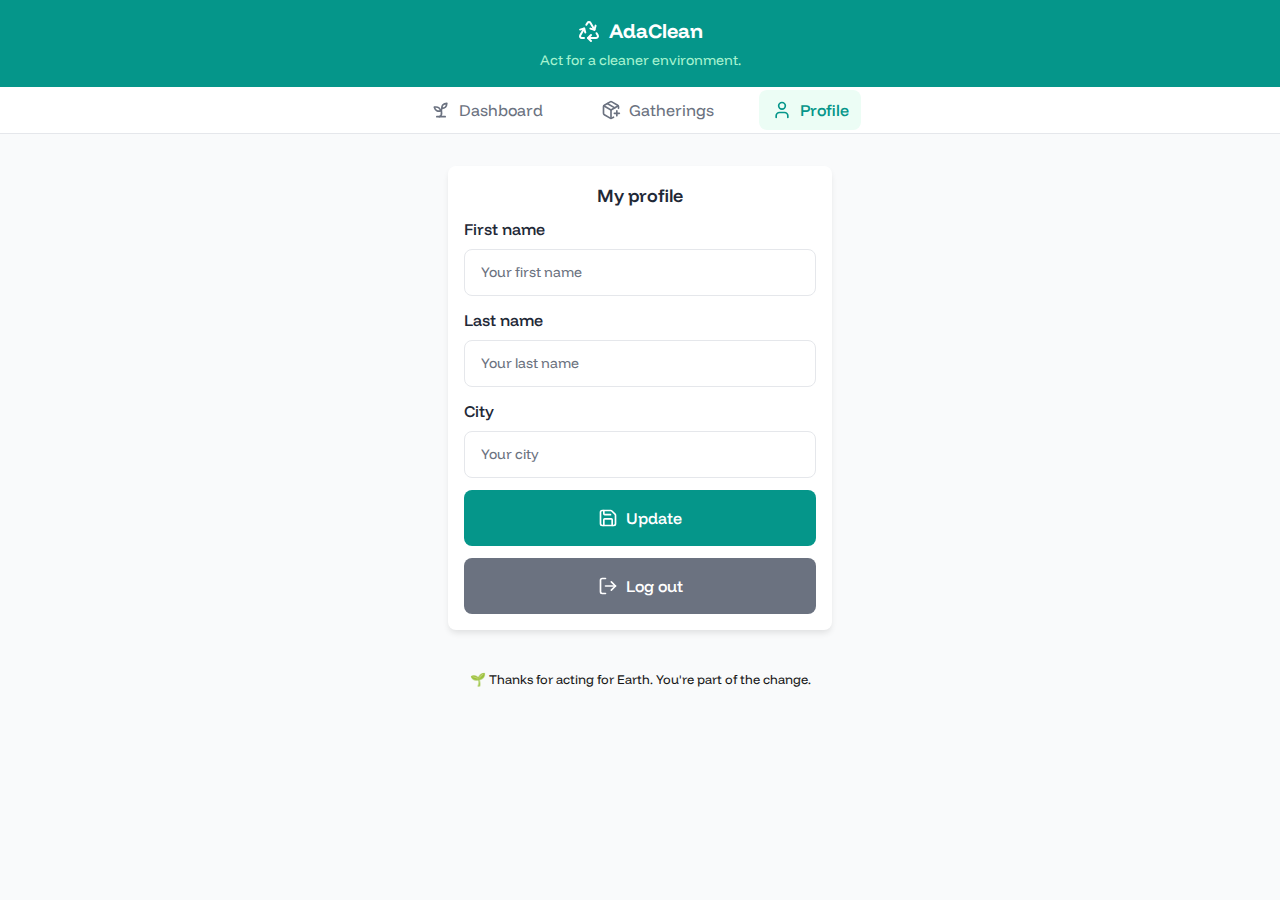
<file: profile.html>
<!DOCTYPE html>
<html lang="en">

<head>
    <meta charset="UTF-8">
    <meta name="viewport" content="width=device-width, initial-scale=1.0">
    <title>AdaClean</title>
    <link rel="stylesheet" href="output.css">
    <script defer src="scriptProfile.js"></script>
    <link rel="preconnect" href="https://fonts.googleapis.com">
    <link rel="preconnect" href="https://fonts.gstatic.com" crossorigin>
    <link href="https://fonts.googleapis.com/css2?family=Funnel+Display:wght@300..800&display=swap" rel="stylesheet">
</head>

<body>
    <div class="app-container">
        <header class="header">
            <div class="header-content"><svg xmlns="http://www.w3.org/2000/svg" width="24" height="24"
                    viewBox="0 0 24 24" fill="none" stroke="currentColor" stroke-width="2" stroke-linecap="round"
                    stroke-linejoin="round" class="lucide lucide-recycle" aria-hidden="true">
                    <path d="M7 19H4.815a1.83 1.83 0 0 1-1.57-.881 1.785 1.785 0 0 1-.004-1.784L7.196 9.5"></path>
                    <path d="M11 19h8.203a1.83 1.83 0 0 0 1.556-.89 1.784 1.784 0 0 0 0-1.775l-1.226-2.12"></path>
                    <path d="m14 16-3 3 3 3"></path>
                    <path d="M8.293 13.596 7.196 9.5 3.1 10.598"></path>
                    <path d="m9.344 5.811 1.093-1.892A1.83 1.83 0 0 1 11.985 3a1.784 1.784 0 0 1 1.546.888l3.943 6.843">
                    </path>
                    <path d="m13.378 9.633 4.096 1.098 1.097-4.096"></path>
                </svg>
                <h1 class="header-title">AdaClean</h1>
            </div>
            <p class="header-subtitle">Act for a cleaner environment.</p>
        </header>
        <div>
            <nav class="navbar">
                <div class="navbar-container"><a id="dashboard" class="navbar-link " href="/index.html"><svg xmlns="http://www.w3.org/2000/svg"
                            width="20" height="20" viewBox="0 0 24 24" fill="none" stroke="currentColor"
                            stroke-width="2" stroke-linecap="round" stroke-linejoin="round" class="lucide lucide-sprout"
                            aria-hidden="true" href="/">
                            <path d="M7 20h10"></path>
                            <path d="M10 20c5.5-2.5.8-6.4 3-10"></path>
                            <path
                                d="M9.5 9.4c1.1.8 1.8 2.2 2.3 3.7-2 .4-3.5.4-4.8-.3-1.2-.6-2.3-1.9-3-4.2 2.8-.5 4.4 0 5.5.8z">
                            </path>
                            <path
                                d="M14.1 6a7 7 0 0 0-1.1 4c1.9-.1 3.3-.6 4.3-1.4 1-1 1.6-2.3 1.7-4.6-2.7.1-4 1-4.9 2z">
                            </path>
                        </svg><span>Dashboard</span></a><a id="gatherings" class="navbar-link " href="/share_action.html"><svg
                            xmlns="http://www.w3.org/2000/svg" width="20" height="20" viewBox="0 0 24 24" fill="none"
                            stroke="currentColor" stroke-width="2" stroke-linecap="round" stroke-linejoin="round"
                            class="lucide lucide-package-plus" aria-hidden="true">
                            <path d="M16 16h6"></path>
                            <path d="M19 13v6"></path>
                            <path
                                d="M21 10V8a2 2 0 0 0-1-1.73l-7-4a2 2 0 0 0-2 0l-7 4A2 2 0 0 0 3 8v8a2 2 0 0 0 1 1.73l7 4a2 2 0 0 0 2 0l2-1.14">
                            </path>
                            <path d="m7.5 4.27 9 5.15"></path>
                            <polyline points="3.29 7 12 12 20.71 7"></polyline>
                            <line x1="12" x2="12" y1="22" y2="12"></line>
                        </svg><span>Gatherings</span></a><a id="profile" class="navbar-link active" href="/profile.html"><svg
                            xmlns="http://www.w3.org/2000/svg" width="20" height="20" viewBox="0 0 24 24" fill="none"
                            stroke="currentColor" stroke-width="2" stroke-linecap="round" stroke-linejoin="round"
                            class="lucide lucide-user" aria-hidden="true">
                            <path d="M19 21v-2a4 4 0 0 0-4-4H9a4 4 0 0 0-4 4v2"></path>
                            <circle cx="12" cy="7" r="4"></circle>
                        </svg><span>Profile</span></a></div>
            </nav>
            <div class="main-content">
                <div class="card">
                    <h2 class="card-header">My profile</h2>
                    <form class="form-container">
                        <div><label class="form-label">First name</label><input placeholder="Your first name" type="text"
                                value=""></div>
                        <div><label class="form-label">Last name</label><input placeholder="Your last name" type="text" value="">
                        </div>
                        <div><label class="form-label">City</label><input placeholder="Your city" type="text"
                                value=""></div><button type="submit" id="update" class="submit-btn"><svg
                                xmlns="http://www.w3.org/2000/svg" width="20" height="20" viewBox="0 0 24 24"
                                fill="none" stroke="currentColor" stroke-width="2" stroke-linecap="round"
                                stroke-linejoin="round" class="lucide lucide-save" aria-hidden="true">
                                <path
                                    d="M15.2 3a2 2 0 0 1 1.4.6l3.8 3.8a2 2 0 0 1 .6 1.4V19a2 2 0 0 1-2 2H5a2 2 0 0 1-2-2V5a2 2 0 0 1 2-2z">
                                </path>
                                <path d="M17 21v-7a1 1 0 0 0-1-1H8a1 1 0 0 0-1 1v7"></path>
                                <path d="M7 3v4a1 1 0 0 0 1 1h7"></path>
                            </svg>Update</button><button type="button" class="submit-btn logout-btn"><svg
                                xmlns="http://www.w3.org/2000/svg" width="20" height="20" viewBox="0 0 24 24"
                                fill="none" stroke="currentColor" stroke-width="2" stroke-linecap="round"
                                stroke-linejoin="round" class="lucide lucide-log-out" aria-hidden="true">
                                <path d="m16 17 5-5-5-5"></path>
                                <path d="M21 12H9"></path>
                                <path d="M9 21H5a2 2 0 0 1-2-2V5a2 2 0 0 1 2-2h4"></path>
                            </svg>Log out</button>
                    </form>
                </div>
            </div>
        </div>
        <footer>
            <p class="info-text">🌱 Thanks for acting for Earth. You're part of the change.</p>
        </footer>
    </div>
</body>

</html>
</file>
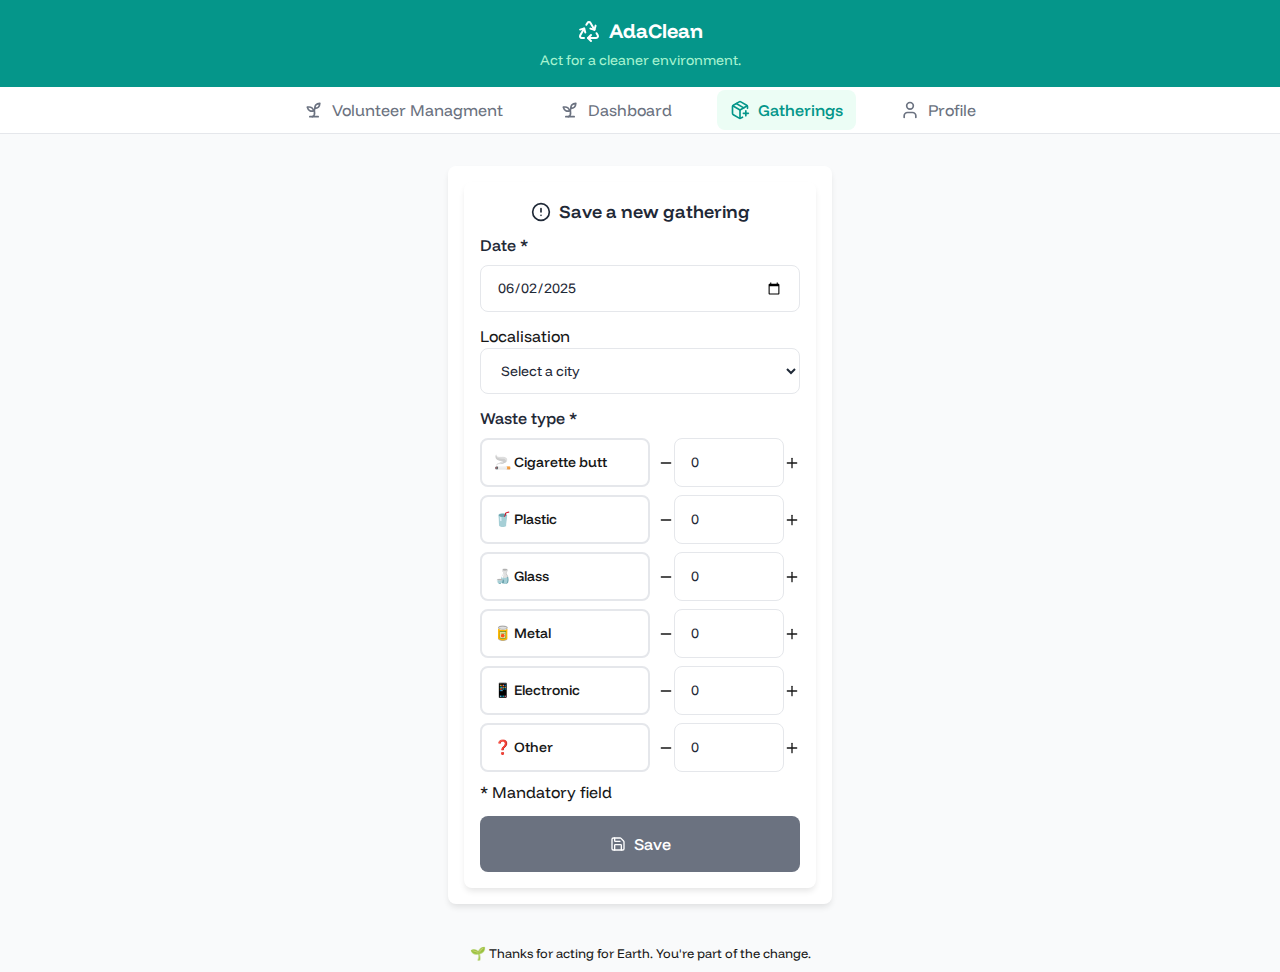
<file: share_action.html>
<!DOCTYPE html>
<html lang="en">

<head>
    <meta charset="UTF-8">
    <meta name="viewport" content="width=device-width, initial-scale=1.0">
    <title>AdaClean</title>
    <link rel="stylesheet" href="output.css">
    <script defer src="script.js"></script>
    <link rel="preconnect" href="https://fonts.googleapis.com">
    <link rel="preconnect" href="https://fonts.gstatic.com" crossorigin>
    <link href="https://fonts.googleapis.com/css2?family=Funnel+Display:wght@300..800&display=swap" rel="stylesheet">
</head>

<body>
    <div class="app-container">
        <header class="header">
            <div class="header-content">
                <svg xmlns="http://www.w3.org/2000/svg" width="24" height="24"
                    viewBox="0 0 24 24" fill="none" stroke="currentColor" stroke-width="2" stroke-linecap="round"
                    stroke-linejoin="round" class="lucide lucide-recycle" aria-hidden="true">
                    <path d="M7 19H4.815a1.83 1.83 0 0 1-1.57-.881 1.785 1.785 0 0 1-.004-1.784L7.196 9.5"></path>
                    <path d="M11 19h8.203a1.83 1.83 0 0 0 1.556-.89 1.784 1.784 0 0 0 0-1.775l-1.226-2.12"></path>
                    <path d="m14 16-3 3 3 3"></path>
                    <path d="M8.293 13.596 7.196 9.5 3.1 10.598"></path>
                    <path d="m9.344 5.811 1.093-1.892A1.83 1.83 0 0 1 11.985 3a1.784 1.784 0 0 1 1.546.888l3.943 6.843">
                    </path>
                    <path d="m13.378 9.633 4.096 1.098 1.097-4.096"></path>
                </svg>
                <h1 class="header-title">AdaClean</h1>
            </div>
            <p class="header-subtitle">Act for a cleaner environment.</p>
        </header>
        <div>
            <nav class="navbar">
                <div class="navbar-container">
                    <a class="navbar-link" href="/manage-volunteer.html"><svg xmlns="http://www.w3.org/2000/svg"
                            width="20" height="20" viewBox="0 0 24 24" fill="none" stroke="currentColor"
                            stroke-width="2" stroke-linecap="round" stroke-linejoin="round" class="lucide lucide-sprout"
                            aria-hidden="true">
                            <path d="M7 20h10"></path>
                            <path d="M10 20c5.5-2.5.8-6.4 3-10"></path>
                            <path
                                d="M9.5 9.4c1.1.8 1.8 2.2 2.3 3.7-2 .4-3.5.4-4.8-.3-1.2-.6-2.3-1.9-3-4.2 2.8-.5 4.4 0 5.5.8z">
                            </path>
                            <path
                                d="M14.1 6a7 7 0 0 0-1.1 4c1.9-.1 3.3-.6 4.3-1.4 1-1 1.6-2.3 1.7-4.6-2.7.1-4 1-4.9 2z">
                            </path>
                        </svg><span>Volunteer Managment</span></a>
                    <a class="navbar-link " href="/index.html">
                        <svg xmlns="http://www.w3.org/2000/svg"
                            width="20" height="20" viewBox="0 0 24 24" fill="none" stroke="currentColor"
                            stroke-width="2" stroke-linecap="round" stroke-linejoin="round" class="lucide lucide-sprout"
                            aria-hidden="true" href="/">
                            <path d="M7 20h10"></path>
                            <path d="M10 20c5.5-2.5.8-6.4 3-10"></path>
                            <path
                                d="M9.5 9.4c1.1.8 1.8 2.2 2.3 3.7-2 .4-3.5.4-4.8-.3-1.2-.6-2.3-1.9-3-4.2 2.8-.5 4.4 0 5.5.8z">
                            </path>
                            <path
                                d="M14.1 6a7 7 0 0 0-1.1 4c1.9-.1 3.3-.6 4.3-1.4 1-1 1.6-2.3 1.7-4.6-2.7.1-4 1-4.9 2z">
                            </path>
                        </svg>
                        <span>Dashboard</span>
                    </a>
                    <a class="navbar-link active" href="/share_action.html">
                        <svg xmlns="http://www.w3.org/2000/svg" width="20" height="20" viewBox="0 0 24 24" fill="none"
                            stroke="currentColor" stroke-width="2" stroke-linecap="round" stroke-linejoin="round"
                            class="lucide lucide-package-plus" aria-hidden="true">
                            <path d="M16 16h6"></path>
                            <path d="M19 13v6"></path>
                            <path
                                d="M21 10V8a2 2 0 0 0-1-1.73l-7-4a2 2 0 0 0-2 0l-7 4A2 2 0 0 0 3 8v8a2 2 0 0 0 1 1.73l7 4a2 2 0 0 0 2 0l2-1.14">
                            </path>
                            <path d="m7.5 4.27 9 5.15"></path>
                            <polyline points="3.29 7 12 12 20.71 7"></polyline>
                            <line x1="12" x2="12" y1="22" y2="12"></line>
                        </svg>
                        <span>Gatherings</span>
                    </a>
                    <a class="navbar-link " href="/profile.html">
                        <svg
                            xmlns="http://www.w3.org/2000/svg" width="20" height="20" viewBox="0 0 24 24" fill="none"
                            stroke="currentColor" stroke-width="2" stroke-linecap="round" stroke-linejoin="round"
                            class="lucide lucide-user" aria-hidden="true">
                            <path d="M19 21v-2a4 4 0 0 0-4-4H9a4 4 0 0 0-4 4v2"></path>
                            <circle cx="12" cy="7" r="4"></circle>
                        </svg>
                        <span>Profile</span>
                    </a>
                </div>
            </nav>
            <div class="main-content">
                <div class="card">
                    <div class="card">
                        <h2 class="card-header">
                            <svg xmlns="http://www.w3.org/2000/svg" width="20" height="20"
                                viewBox="0 0 24 24" fill="none" stroke="currentColor" stroke-width="2"
                                stroke-linecap="round" stroke-linejoin="round" class="lucide lucide-circle-alert"
                                aria-hidden="true">
                                <circle cx="12" cy="12" r="10"></circle>
                                <line x1="12" x2="12" y1="8" y2="12"></line>
                                <line x1="12" x2="12.01" y1="16" y2="16"></line>
                            </svg> &nbsp; Save a new gathering</h2>
                        <div class="form-container">
                            <div>
                                <label class="form-label">Date *</label>
                                <input type="date" value="2025-06-02">
                            </div>
                            <div class="flex flex-col gap-2">
                                <div class="flex items-center gap-2">
                                    <span class="text-sm font-medium text-gray-700">Localisation</span>
                                </div>
                                <select>
                                    <option value="">Select a city</option>
                                    <option value="1">Paris</option>
                                    <option value="2">Marseille</option>
                                    <option value="3">Lyon</option>
                                    <option value="4">Toulouse</option>
                                    <option value="5">Nice</option>
                                    <option value="6">Nantes</option>
                                    <option value="7">Strasbourg</option>
                                    <option value="8">Montpellier</option>
                                    <option value="9">Bordeaux</option>
                                    <option value="10">Lille</option>
                                </select>
                            </div>
                            <div>
                                <label class="form-label">Waste type *</label>
                                <div class="waste-types-grid">
                                    <div>
                                        <button type="button" class="waste-type-btn ">🚬  Cigarette butt</button>
                                        <div class="flex items-center gap-2">
                                            <button
                                                class="p-1 rounded-full hover:bg-gray-100" disabled="">
                                                <svg
                                                    xmlns="http://www.w3.org/2000/svg" width="16" height="16"
                                                    viewBox="0 0 24 24" fill="none" stroke="currentColor"
                                                    stroke-width="2" stroke-linecap="round" stroke-linejoin="round"
                                                    class="lucide lucide-minus text-gray-400" aria-hidden="true">
                                                    <path d="M5 12h14"></path>
                                                </svg>
                                            </button>
                                            <input min="0" class="w-16 text-center" type="number"
                                                value="0">
                                                <button class="p-1 rounded-full hover:bg-gray-100">
                                                    <svg
                                                    xmlns="http://www.w3.org/2000/svg" width="16" height="16"
                                                    viewBox="0 0 24 24" fill="none" stroke="currentColor"
                                                    stroke-width="2" stroke-linecap="round" stroke-linejoin="round"
                                                    class="lucide lucide-plus text-gray-600" aria-hidden="true">
                                                    <path d="M5 12h14"></path>
                                                    <path d="M12 5v14"></path>
                                                </svg>
                                            </button>
                                        </div>
                                    </div>
                                    <div>
                                        <button type="button" class="waste-type-btn ">🥤 Plastic</button>
                                        <div class="flex items-center gap-2">
                                            <button
                                                class="p-1 rounded-full hover:bg-gray-100" disabled="">
                                                <svg
                                                    xmlns="http://www.w3.org/2000/svg" width="16" height="16"
                                                    viewBox="0 0 24 24" fill="none" stroke="currentColor"
                                                    stroke-width="2" stroke-linecap="round" stroke-linejoin="round"
                                                    class="lucide lucide-minus text-gray-400" aria-hidden="true">
                                                    <path d="M5 12h14"></path>
                                                </svg>
                                            </button>
                                            <input min="0" class="w-16 text-center" type="number"
                                                value="0">
                                                <button class="p-1 rounded-full hover:bg-gray-100">
                                                    <svg
                                                    xmlns="http://www.w3.org/2000/svg" width="16" height="16"
                                                    viewBox="0 0 24 24" fill="none" stroke="currentColor"
                                                    stroke-width="2" stroke-linecap="round" stroke-linejoin="round"
                                                    class="lucide lucide-plus text-gray-600" aria-hidden="true">
                                                    <path d="M5 12h14"></path>
                                                    <path d="M12 5v14"></path>
                                                </svg>
                                            </button>
                                        </div>
                                    </div>
                                    <div>
                                        <button type="button" class="waste-type-btn ">🍶 Glass</button>
                                        <div class="flex items-center gap-2">
                                            <button
                                                class="p-1 rounded-full hover:bg-gray-100" disabled="">
                                                <svg
                                                    xmlns="http://www.w3.org/2000/svg" width="16" height="16"
                                                    viewBox="0 0 24 24" fill="none" stroke="currentColor"
                                                    stroke-width="2" stroke-linecap="round" stroke-linejoin="round"
                                                    class="lucide lucide-minus text-gray-400" aria-hidden="true">
                                                    <path d="M5 12h14"></path>
                                                </svg>
                                            </button>
                                            <input min="0" class="w-16 text-center" type="number"
                                                value="0">
                                                <button class="p-1 rounded-full hover:bg-gray-100">
                                                    <svg
                                                    xmlns="http://www.w3.org/2000/svg" width="16" height="16"
                                                    viewBox="0 0 24 24" fill="none" stroke="currentColor"
                                                    stroke-width="2" stroke-linecap="round" stroke-linejoin="round"
                                                    class="lucide lucide-plus text-gray-600" aria-hidden="true">
                                                    <path d="M5 12h14"></path>
                                                    <path d="M12 5v14"></path>
                                                </svg>
                                            </button>
                                        </div>
                                    </div>
                                    <div>
                                        <button type="button" class="waste-type-btn ">🥫 Metal</button>
                                        <div class="flex items-center gap-2">
                                            <button
                                                class="p-1 rounded-full hover:bg-gray-100" disabled="">
                                                <svg
                                                    xmlns="http://www.w3.org/2000/svg" width="16" height="16"
                                                    viewBox="0 0 24 24" fill="none" stroke="currentColor"
                                                    stroke-width="2" stroke-linecap="round" stroke-linejoin="round"
                                                    class="lucide lucide-minus text-gray-400" aria-hidden="true">
                                                    <path d="M5 12h14"></path>
                                                </svg>
                                            </button>
                                            <input min="0" class="w-16 text-center" type="number"
                                                value="0">
                                                <button class="p-1 rounded-full hover:bg-gray-100">
                                                    <svg
                                                    xmlns="http://www.w3.org/2000/svg" width="16" height="16"
                                                    viewBox="0 0 24 24" fill="none" stroke="currentColor"
                                                    stroke-width="2" stroke-linecap="round" stroke-linejoin="round"
                                                    class="lucide lucide-plus text-gray-600" aria-hidden="true">
                                                    <path d="M5 12h14"></path>
                                                    <path d="M12 5v14"></path>
                                                </svg>
                                            </button>
                                        </div>
                                    </div>
                                    <div>
                                        <button type="button" class="waste-type-btn ">📱 Electronic</button>
                                        <div class="flex items-center gap-2">
                                            <button
                                                class="p-1 rounded-full hover:bg-gray-100" disabled="">
                                                <svg
                                                    xmlns="http://www.w3.org/2000/svg" width="16" height="16"
                                                    viewBox="0 0 24 24" fill="none" stroke="currentColor"
                                                    stroke-width="2" stroke-linecap="round" stroke-linejoin="round"
                                                    class="lucide lucide-minus text-gray-400" aria-hidden="true">
                                                    <path d="M5 12h14"></path>
                                                </svg>
                                            </button>
                                            <input min="0" class="w-16 text-center" type="number"
                                                value="0">
                                                <button class="p-1 rounded-full hover:bg-gray-100">
                                                    <svg
                                                    xmlns="http://www.w3.org/2000/svg" width="16" height="16"
                                                    viewBox="0 0 24 24" fill="none" stroke="currentColor"
                                                    stroke-width="2" stroke-linecap="round" stroke-linejoin="round"
                                                    class="lucide lucide-plus text-gray-600" aria-hidden="true">
                                                    <path d="M5 12h14"></path>
                                                    <path d="M12 5v14"></path>
                                                </svg>
                                            </button>
                                        </div>
                                    </div>
                                    <div>
                                        <button type="button" class="waste-type-btn ">❓ Other</button>
                                        <div class="flex items-center gap-2">
                                            <button
                                                class="p-1 rounded-full hover:bg-gray-100" disabled="">
                                                <svg
                                                    xmlns="http://www.w3.org/2000/svg" width="16" height="16"
                                                    viewBox="0 0 24 24" fill="none" stroke="currentColor"
                                                    stroke-width="2" stroke-linecap="round" stroke-linejoin="round"
                                                    class="lucide lucide-minus text-gray-400" aria-hidden="true">
                                                    <path d="M5 12h14"></path>
                                                </svg>
                                            </button>
                                            <input min="0" class="w-16 text-center" type="number"
                                                value="0">
                                                <button class="p-1 rounded-full hover:bg-gray-100">
                                                    <svg
                                                    xmlns="http://www.w3.org/2000/svg" width="16" height="16"
                                                    viewBox="0 0 24 24" fill="none" stroke="currentColor"
                                                    stroke-width="2" stroke-linecap="round" stroke-linejoin="round"
                                                    class="lucide lucide-plus text-gray-600" aria-hidden="true">
                                                    <path d="M5 12h14"></path>
                                                    <path d="M12 5v14"></path>
                                                </svg>
                                            </button>
                                        </div>
                                    </div>
                                    <p>* Mandatory field</p>
                                </div>
                            </div>
                            <button disabled="" class="submit-btn">
                                <svg xmlns="http://www.w3.org/2000/svg"
                                    width="16" height="16" viewBox="0 0 24 24" fill="none" stroke="currentColor"
                                    stroke-width="2" stroke-linecap="round" stroke-linejoin="round"
                                    class="lucide lucide-save" aria-hidden="true">
                                    <path
                                        d="M15.2 3a2 2 0 0 1 1.4.6l3.8 3.8a2 2 0 0 1 .6 1.4V19a2 2 0 0 1-2 2H5a2 2 0 0 1-2-2V5a2 2 0 0 1 2-2z">
                                    </path>
                                    <path d="M17 21v-7a1 1 0 0 0-1-1H8a1 1 0 0 0-1 1v7"></path>
                                    <path d="M7 3v4a1 1 0 0 0 1 1h7"></path>
                                </svg>
                                <span>Save</span>
                            </button>
                        </div>
                    </div>
                </div>
            </div>
        </div>
        <footer>
            <p class="info-text">🌱 Thanks for acting for Earth. You're part of the change.</p>
        </footer>
    </div>
</body>

</html>
</file>
<file: output.css>
/*! tailwindcss v4.1.7 | MIT License | https://tailwindcss.com */
@import url('https://fonts.googleapis.com/css2?family=Funnel+Display:wght@300..800&display=swap');
*, ::after, ::before, ::backdrop, ::file-selector-button {
  box-sizing: border-box;
  margin: 0;
  padding: 0;
  border: 0 solid;
}
html, :host {
  line-height: 1.5;
  -webkit-text-size-adjust: 100%;
  tab-size: 4;
  font-family: ui-sans-serif, system-ui, sans-serif, 'Apple Color Emoji', 'Segoe UI Emoji', 'Segoe UI Symbol', 'Noto Color Emoji';
  font-feature-settings: normal;
  font-variation-settings: normal;
  -webkit-tap-highlight-color: transparent;
}
hr {
  height: 0;
  color: inherit;
  border-top-width: 1px;
}
abbr:where([title]) {
  -webkit-text-decoration: underline dotted;
  text-decoration: underline dotted;
}
h1, h2, h3, h4, h5, h6 {
  font-size: inherit;
  font-weight: inherit;
}
a {
  color: inherit;
  -webkit-text-decoration: inherit;
  text-decoration: inherit;
}
b, strong {
  font-weight: bolder;
}
code, kbd, samp, pre {
  font-family: ui-monospace, SFMono-Regular, Menlo, Monaco, Consolas, 'Liberation Mono', 'Courier New', monospace;
  font-feature-settings: normal;
  font-variation-settings: normal;
  font-size: 1em;
}
small {
  font-size: 80%;
}
sub, sup {
  font-size: 75%;
  line-height: 0;
  position: relative;
  vertical-align: baseline;
}
sub {
  bottom: -0.25em;
}
sup {
  top: -0.5em;
}
table {
  text-indent: 0;
  border-color: inherit;
  border-collapse: collapse;
}
:-moz-focusring {
  outline: auto;
}
progress {
  vertical-align: baseline;
}
summary {
  display: list-item;
}
ol, ul, menu {
  list-style: none;
}
img, svg, video, canvas, audio, iframe, embed, object {
  display: block;
  vertical-align: middle;
}
img, video {
  max-width: 100%;
  height: auto;
}
button, input, select, optgroup, textarea, ::file-selector-button {
  font: inherit;
  font-feature-settings: inherit;
  font-variation-settings: inherit;
  letter-spacing: inherit;
  color: inherit;
  border-radius: 0;
  background-color: transparent;
  opacity: 1;
}
:where(select:is([multiple], [size])) optgroup {
  font-weight: bolder;
}
:where(select:is([multiple], [size])) optgroup option {
  padding-inline-start: 20px;
}
::file-selector-button {
  margin-inline-end: 4px;
}
::placeholder {
  opacity: 1;
}
@supports (not (-webkit-appearance: -apple-pay-button))  or (contain-intrinsic-size: 1px) {
  ::placeholder {
    color: currentcolor;
    @supports (color: color-mix(in lab, red, red)) {
      color: color-mix(in oklab, currentcolor 50%, transparent);
    }
  }
}
textarea {
  resize: vertical;
}
::-webkit-search-decoration {
  -webkit-appearance: none;
}
::-webkit-date-and-time-value {
  min-height: 1lh;
  text-align: inherit;
}
::-webkit-datetime-edit {
  display: inline-flex;
}
::-webkit-datetime-edit-fields-wrapper {
  padding: 0;
}
::-webkit-datetime-edit, ::-webkit-datetime-edit-year-field, ::-webkit-datetime-edit-month-field, ::-webkit-datetime-edit-day-field, ::-webkit-datetime-edit-hour-field, ::-webkit-datetime-edit-minute-field, ::-webkit-datetime-edit-second-field, ::-webkit-datetime-edit-millisecond-field, ::-webkit-datetime-edit-meridiem-field {
  padding-block: 0;
}
:-moz-ui-invalid {
  box-shadow: none;
}
button, input:where([type='button'], [type='reset'], [type='submit']), ::file-selector-button {
  appearance: button;
}
::-webkit-inner-spin-button, ::-webkit-outer-spin-button {
  height: auto;
}
[hidden]:where(:not([hidden='until-found'])) {
  display: none !important;
}
:root {
  --background: #ffffff;
  --foreground: #171717;
  --primary-color: #05968a;
  --text-color: #1f2937;
  --text-secondary: #6b7280;
  --border-color: #e5e7eb;
  --hover-color: #f3f4f6;
}
body {
  color: var(--foreground);
  background: var(--background);
  font-family: "Funnel Display", sans-serif;
}
input[type='text'], input[type='date'], input[type='email'], input[type='password'], input[type='number'], select {
  width: 100%;
  padding: 0.75rem 1rem;
  border: 1px solid var(--border-color);
  border-radius: 0.5rem;
  font-size: 0.875rem;
  color: var(--text-color);
  transition: all 0.2s;
  background-color: white;
}
input:focus, select:focus {
  outline: none;
  border-color: var(--primary-color);
  box-shadow: 0 0 0 2px rgba(5, 150, 105, 0.1);
}
input::placeholder, select::placeholder {
  color: var(--text-secondary);
}
input:disabled, select:disabled {
  background-color: var(--hover-color);
  cursor: not-allowed;
  opacity: 0.7;
}
footer {
  width: 100%;
  margin: auto;
  font-size: 0.8rem;
  text-align: center;
  padding: 0.5rem;
}
.card {
  background-color: white;
  border-radius: 0.5rem;
  box-shadow: 0 4px 6px -1px rgba(0, 0, 0, 0.1);
  padding: 1rem;
}
.card-header {
  font-size: 1.125rem;
  font-weight: 600;
  color: var(--text-color);
  margin-bottom: 0.5rem;
  display: flex;
  align-items: center;
  justify-content: center;
  width: 100%;
  text-align: center;
}
.header {
  background-color: #05968a;
  color: white;
  padding: 1rem;
  box-shadow: 0 10px 15px -3px rgba(0, 0, 0, 0.1);
}
.header-content {
  display: flex;
  align-items: center;
  justify-content: center;
  gap: 0.5rem;
}
.header-title {
  font-size: 1.25rem;
  font-weight: 700;
}
.header-subtitle {
  text-align: center;
  color: #a7f3d0;
  font-size: 0.875rem;
  margin-top: 0.25rem;
}
.app-container {
  min-height: 100vh;
  background-color: #f9fafb;
}
.success-message {
  background-color: #10b981;
  color: white;
  padding: 0.75rem;
  text-align: center;
  animation: fadeOut 3s ease-in-out forwards;
  opacity: 1;
}
.success-icon {
  display: inline;
  margin-right: 0.5rem;
}
.main-content {
  padding: 0.5rem;
  display: flex;
  flex-direction: column;
  gap: 1.5rem;
}
.form-container {
  display: flex;
  flex-direction: column;
  gap: 0.75rem;
}
.form-label {
  display: block;
  margin-bottom: 0.5rem;
  font-weight: 500;
  color: var(--text-color);
}
.waste-types-grid {
  display: flex;
  flex-direction: column;
  gap: 0.5rem;
}
.waste-type-btn {
  width: 100%;
  padding: 0.75rem;
  border-radius: 0.5rem;
  border: 2px solid #e5e7eb;
  font-size: 0.875rem;
  font-weight: 500;
  transition: all 0.2s;
  cursor: pointer;
  background-color: white;
  text-align: left;
}
.waste-types-grid > div {
  display: flex;
  gap: 0.5rem;
}
.waste-types-grid > div > button {
  flex: 1;
}
.waste-types-grid > div > div {
  flex: 1;
  display: flex;
  justify-content: flex-end;
}
.waste-type-btn:hover {
  border-color: #d1d5db;
}
.waste-type-btn.selected {
  border-color: #10b981;
  background-color: #ecfdf5;
}
.badge-plastic {
  background-color: #dbeafe;
  color: #1e40af;
}
.badge-glass {
  background-color: #dcfce7;
  color: #166534;
}
.badge-metal {
  background-color: #f3f4f6;
  color: #374151;
}
.badge-paper {
  background-color: #fef3c7;
  color: #92400e;
}
.badge-organic {
  background-color: #fed7aa;
  color: #c2410c;
}
.badge-electronic {
  background-color: #e9d5ff;
  color: #7c2d12;
}
.badge-other {
  background-color: #fecaca;
  color: #991b1b;
}
.textarea {
  width: 100%;
  padding: 0.75rem;
  border: 1px solid var(--border-color);
  border-radius: 0.5rem;
  resize: none;
  transition: all 0.2s;
}
.textarea:focus {
  outline: none;
  box-shadow: 0 0 0 2px var(--primary-color);
  border-color: transparent;
}
.submit-btn, .donate-btn {
  width: 100%;
  display: flex;
  align-items: center;
  justify-content: center;
  gap: 0.5rem;
  padding: 1rem;
  background-color: var(--primary-color);
  color: white;
  border-radius: 0.5rem;
  border: none;
  cursor: pointer;
  font-weight: 500;
  transition: background-color 0.2s;
  margin-bottom: inherit;
}
.submit-btn:hover:not(:disabled), .donate-btn:hover:not(:disabled) {
  background-color: #046378;
}
.submit-btn:disabled, .donate-btn:disabled {
  background-color: var(--text-secondary);
  cursor: not-allowed;
}
.logout-btn, .manage-btn {
  background-color: var(--text-secondary);
}
.logout-btn:hover:not(:disabled), .manage-btn:hover:not(:disabled) {
  background-color: #4b5563;
}
.spinner {
  animation: spin 1s linear infinite;
  border-radius: 50%;
  height: 1rem;
  width: 1rem;
  border: 2px solid white;
  border-top-color: transparent;
}
.reports-list {
  display: flex;
  flex-direction: column;
  gap: 1rem;
}
.report-item {
  padding: 1rem;
  border: 1px solid #e5e7eb;
  border-radius: 0.5rem;
}
.report-header {
  display: flex;
  justify-content: space-between;
  align-items: center;
  margin-bottom: 0.5rem;
}
.report-timestamp {
  color: #6b7280;
  font-size: 0.875rem;
}
.report-description {
  margin: 0.5rem 0;
}
.report-location {
  color: #4b5563;
  font-size: 0.875rem;
  margin: 0.5rem 0;
}
@keyframes spin {
  from {
    transform: rotate(0deg);
  }
  to {
    transform: rotate(360deg);
  }
}
@keyframes fadeOut {
  0% {
    opacity: 1;
  }
  70% {
    opacity: 1;
  }
  100% {
    opacity: 0;
  }
}
@media (min-width: 768px) {
  .main-content {
    max-width: 28rem;
    margin: 0 auto;
  }
  .waste-types-grid {
    grid-template-columns: repeat(3, 1fr);
  }
}
@media (min-width: 1024px) {
  .main-content {
    flex-direction: row;
    padding: 2rem;
    gap: 2rem;
  }
  .main-content > .card {
    flex: 1;
    min-width: 0;
  }
  .waste-types-grid {
    grid-template-columns: repeat(4, 1fr);
  }
}
.navbar {
  background-color: white;
  border-bottom: 1px solid var(--border-color);
  padding: 0.2rem 1rem;
}
.navbar-container {
  max-width: 1024px;
  margin: 0 auto;
  display: flex;
  justify-content: center;
  gap: 2rem;
}
.navbar-link {
  display: flex;
  align-items: center;
  gap: 0.5rem;
  padding: 0.5rem 0.8rem;
  color: var(--text-secondary);
  text-decoration: none;
  border-radius: 0.5rem;
  transition: all 0.2s;
}
.navbar-link:hover, .navbar-link.active {
  color: var(--primary-color);
  background-color: #ecfdf5;
}
.navbar-link.active {
  font-weight: 500;
}
@media (max-width: 640px) {
  .navbar-container {
    gap: 1.5rem;
  }
  .navbar-link {
    flex-direction: column;
    padding: 0.5rem;
    gap: 0.25rem;
  }
  .navbar-link span {
    font-size: 0.75rem;
  }
}
.dashboard-header {
  display: flex;
  flex-direction: column;
  align-items: center;
}
.month-navigation {
  display: flex;
  align-items: center;
  justify-content: space-between;
  width: 100%;
  max-width: 300px;
}
.month-nav-btn {
  background: none;
  border: none;
  color: var(--text-color);
  cursor: pointer;
  padding: 0.5rem;
  border-radius: 50%;
  display: flex;
  align-items: center;
  justify-content: center;
  transition: background-color 0.2s;
}
.month-nav-btn:hover:not(:disabled) {
  background-color: var(--hover-color);
}
.month-nav-btn:disabled {
  opacity: 0.5;
  cursor: not-allowed;
}
.current-month {
  font-size: 1.1rem;
  font-weight: 500;
  min-width: 200px;
  text-align: center;
}
.waste-grid {
  display: grid;
  grid-template-columns: 1fr;
  gap: 0.5rem;
  margin-top: 1rem;
  width: 100%;
}
.waste-card {
  background-color: white;
  border-radius: 12px;
  padding: 1rem;
  display: flex;
  align-items: center;
  gap: 1rem;
  transition: transform 0.2s, box-shadow 0.2s;
  border: 1px solid var(--border-color);
}
.waste-card:hover {
  transform: translateY(-2px);
  box-shadow: 0 4px 12px rgba(0, 0, 0, 0.1);
}
.waste-icon {
  width: 40px;
  height: 40px;
  background-color: var(--primary-color);
  border-radius: 8px;
  display: flex;
  align-items: center;
  justify-content: center;
  color: white;
  flex-shrink: 0;
}
.waste-info {
  flex: 1;
  min-width: 0;
}
.waste-info h3 {
  margin: 0;
  font-size: 1rem;
  font-weight: 500;
}
.waste-count {
  margin: 0.25rem 0 0;
  color: var(--text-secondary);
  font-size: 0.9rem;
}
.points-display {
  display: flex;
  align-items: center;
  justify-content: center;
  gap: 0.5rem;
  font-size: 1rem;
  font-weight: 500;
  color: #059669;
}
.associations-grid {
  display: grid;
  grid-template-columns: 1fr;
  gap: 1rem;
  margin-top: 1rem;
}
.association-card {
  background-color: white;
  border: 1px solid #e5e7eb;
  border-radius: 0.75rem;
  padding: 1rem;
  transition: transform 0.2s, box-shadow 0.2s;
}
.association-card:hover {
  transform: translateY(-2px);
  box-shadow: 0 4px 12px rgba(0, 0, 0, 0.1);
}
.association-header {
  display: flex;
  align-items: center;
  gap: 0.75rem;
  margin-bottom: 0.5rem;
}
.association-emoji {
  font-size: 1.5rem;
}
.association-header h3 {
  margin: 0;
  font-size: 1.125rem;
  font-weight: 600;
  color: #1f2937;
}
.association-description {
  color: #4b5563;
  font-size: 0.875rem;
  margin: 0.5rem 0;
  line-height: 1.5;
}
.association-footer {
  display: flex;
  justify-content: space-between;
  align-items: center;
  margin-top: 1rem;
  padding-top: 0.75rem;
  border-top: 1px solid #e5e7eb;
}
.points-required {
  color: #059669;
  font-weight: 500;
}
.donate-btn {
  display: flex;
  align-items: center;
  gap: 0.5rem;
  padding: 0.5rem 1rem;
  background-color: #059669;
  color: white;
  border: none;
  border-radius: 0.5rem;
  font-weight: 500;
  cursor: pointer;
  transition: background-color 0.2s;
}
.donate-btn:hover:not(:disabled) {
  background-color: #047857;
}
.donate-btn:disabled {
  background-color: #9ca3af;
  cursor: not-allowed;
}
.volunteers-list {
  display: flex;
  flex-direction: column;
  gap: 1rem;
  margin-top: 1rem;
}
.volunteer-item {
  display: flex;
  justify-content: space-between;
  align-items: center;
  padding: 1rem;
  border: 1px solid #e5e7eb;
  border-radius: 0.5rem;
  background-color: white;
}
.volunteer-info h3 {
  margin: 0;
  font-size: 1rem;
  font-weight: 500;
  color: #1f2937;
}
.volunteer-info p {
  margin: 0.25rem 0 0;
  color: #6b7280;
  font-size: 0.875rem;
}
.volunteer-actions {
  display: flex;
  gap: 0.5rem;
}
.city-actions {
  gap: 0.5rem;
  margin-bottom: 1rem;
}
.action-btn {
  padding: 0.5rem;
  border: none;
  border-radius: 0.375rem;
  cursor: pointer;
  display: flex;
  align-items: center;
  justify-content: center;
  transition: background-color 0.2s;
}
.edit-btn {
  background-color: #dbeafe;
  color: #1e40af;
}
.edit-btn:hover {
  background-color: #bfdbfe;
}
.delete-btn {
  background-color: #fee2e2;
  color: #b91c1c;
}
.delete-btn:hover {
  background-color: #fecaca;
}
.modal-overlay {
  position: fixed;
  top: 0;
  left: 0;
  right: 0;
  bottom: 0;
  background-color: rgba(0, 0, 0, 0.5);
  display: flex;
  align-items: center;
  justify-content: center;
  z-index: 1000;
}
.modal {
  background-color: white;
  padding: 1.5rem;
  border-radius: 0.5rem;
  width: 100%;
  max-width: 32rem;
  margin: 1rem;
}
.modal h3 {
  margin: 0 0 1rem;
  font-size: 1.25rem;
  font-weight: 600;
  color: var(--text-color);
}
.modal-actions {
  display: flex;
  gap: 0.5rem;
  margin-top: 1rem;
}
.modal-actions .submit-btn {
  flex: 1;
}
.volunteers-actions {
  display: flex;
  flex-direction: column;
  gap: 1rem;
  margin-bottom: 1rem;
}
.search-filters {
  display: flex;
  gap: 1rem;
  width: 100%;
}
.search-container, .location-filter {
  position: relative;
  flex: 1;
}
.search-icon {
  position: absolute;
  left: 1rem;
  top: 50%;
  transform: translateY(-50%);
  color: #6b7280;
  pointer-events: none;
}
.search-input {
  width: 100%;
  padding: 0.75rem 1rem 0.75rem 2.5rem;
  border: 1px solid #e5e7eb;
  border-radius: 0.5rem;
  font-size: 0.875rem;
  color: #374151;
  transition: all 0.2s;
  background-color: white;
}
.search-input:focus {
  outline: none;
  border-color: #059669;
  box-shadow: 0 0 0 2px rgba(5, 150, 105, 0.1);
}
.search-input::placeholder {
  color: #9ca3af;
}
.location-filter select {
  appearance: none;
  background-image: url("data:image/svg+xml,%3Csvg xmlns='http://www.w3.org/2000/svg' fill='none' viewBox='0 0 24 24' stroke='%236B7280'%3E%3Cpath stroke-linecap='round' stroke-linejoin='round' stroke-width='2' d='M19 9l-7 7-7-7'%3E%3C/path%3E%3C/svg%3E");
  background-repeat: no-repeat;
  background-position: right 1rem center;
  background-size: 1rem;
  padding-right: 2.5rem;
}
.no-results {
  text-align: center;
  padding: 2rem;
  color: #6b7280;
  font-size: 0.875rem;
}
.leaderboard-container {
  display: flex;
  flex-direction: column;
  gap: 0.75rem;
  margin-top: 1rem;
}
.leaderboard-item {
  display: flex;
  justify-content: space-between;
  align-items: center;
  padding: 1rem;
  background-color: white;
  border: 1px solid #e5e7eb;
  border-radius: 0.5rem;
  transition: transform 0.2s, box-shadow 0.2s;
}
.leaderboard-item:hover {
  transform: translateY(-2px);
  box-shadow: 0 4px 12px rgba(0, 0, 0, 0.1);
}
.volunteer-info {
  display: flex;
  align-items: center;
  gap: 1rem;
  flex: 1;
}
.volunteer-info h3 {
  margin: 0;
  font-size: 1rem;
  font-weight: 500;
  color: #1f2937;
}
.volunteer-info p {
  margin: 0;
  color: #6b7280;
  font-size: 0.875rem;
}
</file>
